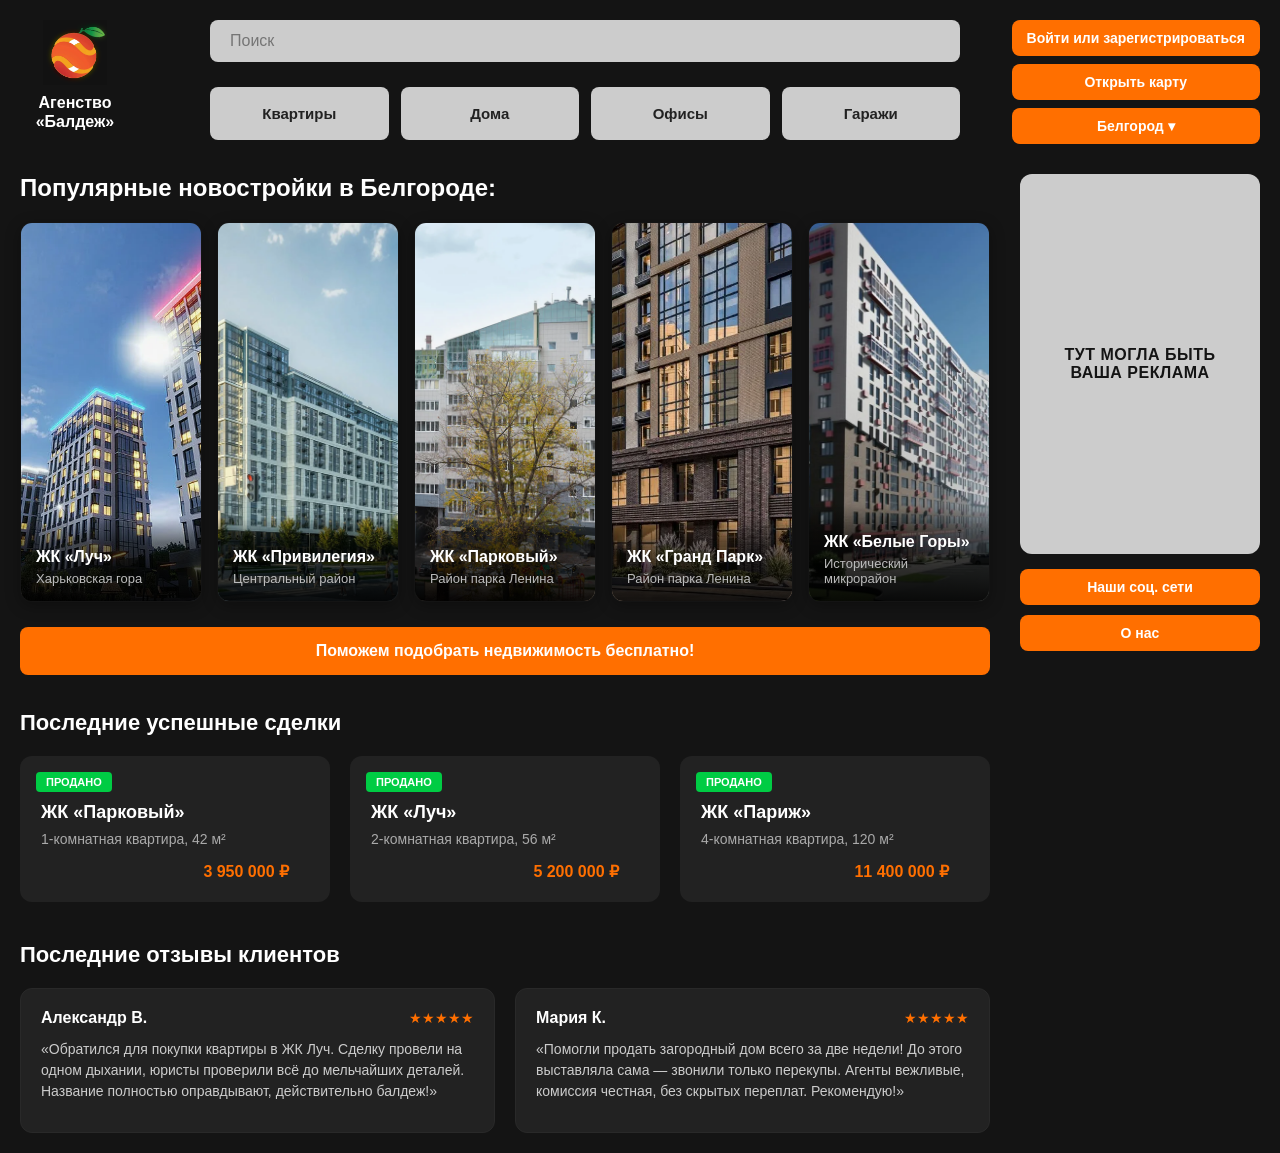
<file: index.html>
<!DOCTYPE html>
<html lang="ru">
<head>
    <meta charset="UTF-8">
    <meta name="viewport" content="width=device-width, initial-scale=1.0">
    <title>Агентство Балдеж</title>
    <link rel="stylesheet" href="style.css">
</head>
<body>

    <div class="container">
        <header class="header">
            <div class="logo-block">
                <div class="logo-icon">
                    <img src="image/logo.png" alt="Логотип Агентства" class="logo-img">
                </div>
                <div class="logo-text">Агенство<br>«Балдеж»</div>
            </div>

            <div class="search-container">
                <input type="text" class="search-input" placeholder="Поиск">
                <div class="category-buttons">
                    <button class="cat-btn">Квартиры</button>
                    <button class="cat-btn">Дома</button>
                    <button class="cat-btn">Офисы</button>
                    <button class="cat-btn">Гаражи</button>
                </div>
            </div>

            <div class="top-actions">
                <button class="btn-orange">Войти или зарегистрироваться</button>
                <button class="btn-orange">Открыть карту</button>
                
                <div class="dropdown">
                    <button class="btn-orange dropdown-btn" id="regionBtn">Белгород ▾</button>
                    <div class="dropdown-content" id="regionDropdown">
                        <div class="dropdown-item">Белгород</div>
                        <div class="dropdown-item">Старый Оскол</div>
                        <div class="dropdown-item">Строитель</div>
                        <div class="dropdown-item">Северный</div>
                        <div class="dropdown-item">Разумное</div>
                    </div>
                </div>
            </div>
        </header>

        <main class="main-content">
            
            <div class="left-side">
                <h2 class="main-title">Популярные новостройки в Белгороде:</h2>
                
                <div class="novostroy-grid">
                    <a href="building.html?id=luch" class="building-card card-1">
                        <img src="image/1lych.png" alt="ЖК Луч" class="building-card-img">
                        <div class="card-content">
                            <h3>ЖК «Луч»</h3>
                            <p>Харьковская гора</p>
                        </div>
                    </a>
                    
                    <a href="building.html?id=privilegiya" class="building-card card-2">
                        <img src="image/2privelegiya.png" alt="ЖК Привилегия" class="building-card-img">
                        <div class="card-content">
                            <h3>ЖК «Привилегия»</h3>
                            <p>Центральный район</p>
                        </div>
                    </a>
            
                    <a href="building.html?id=parkoviy" class="building-card card-3">
                        <img src="image/3parkoviy.png" alt="ЖК Парковый" class="building-card-img">
                        <div class="card-content">
                            <h3>ЖК «Парковый»</h3>
                            <p>Район парка Ленина</p>
                        </div>
                    </a>
           
                    <a href="building.html?id=grand_park" class="building-card card-4">
                        <img src="image/4grandpark.png" alt="ЖК Гранд Парк" class="building-card-img">
                        <div class="card-content">
                            <h3>ЖК «Гранд Парк»</h3>
                            <p>Район парка Ленина</p>
                        </div>
                    </a>
         
                    <a href="building.html?id=belye_gory" class="building-card card-5">
                        <img src="image/5beliegori.png" alt="ЖК Белые Горы" class="building-card-img">
                        <div class="card-content">
                            <h3>ЖК «Белые Горы»</h3>
                            <p>Исторический микрорайон</p>
                        </div>
                    </a>
                </div>

                <a href="contact.html" class="btn-orange main-action-btn link-btn">Поможем подобрать недвижимость бесплатно!</a>

                <section class="sales-section">
                    <h2 class="section-title">Последние успешные сделки</h2>
                    <div class="sales-grid">
                        <div class="sale-card">
                            <div class="sale-badge">Продано</div>
                            <div class="sale-info">
                                <h3>ЖК «Парковый»</h3>
                                <p class="sale-desc">1-комнатная квартира, 42 м²</p>
                                <div class="sale-price">3 950 000 ₽</div>
                            </div>
                        </div>
                        <div class="sale-card">
                            <div class="sale-badge">Продано</div>
                            <div class="sale-info">
                                <h3>ЖК «Луч»</h3>
                                <p class="sale-desc">2-комнатная квартира, 56 м²</p>
                                <div class="sale-price">5 200 000 ₽</div>
                            </div>
                        </div>
                        <div class="sale-card">
                            <div class="sale-badge">Продано</div>
                            <div class="sale-info">
                                <h3>ЖК «Париж»</h3>
                                <p class="sale-desc">4-комнатная квартира, 120 м²</p>
                                <div class="sale-price">11 400 000 ₽</div>
                            </div>
                        </div>
                    </div>
                </section>

                <section class="reviews-section">
                    <h2 class="section-title">Последние отзывы клиентов</h2>
                    <div class="reviews-grid">
                        
                        <div class="review-card">
                            <div class="review-header">
                                <span class="review-author">Александр В.</span>
                                <span class="review-stars">★★★★★</span>
                            </div>
                            <p class="review-text">«Обратился для покупки квартиры в ЖК Луч. Сделку провели на одном дыхании, юристы проверили всё до мельчайших деталей. Название полностью оправдывают, действительно балдеж!»</p>
                        </div>

                        <div class="review-card">
                            <div class="review-header">
                                <span class="review-author">Мария К.</span>
                                <span class="review-stars">★★★★★</span>
                            </div>
                            <p class="review-text">«Помогли продать загородный дом всего за две недели! До этого выставляла сама — звонили только перекупы. Агенты вежливые, комиссия честная, без скрытых переплат. Рекомендую!»</p>
                        </div>

                    </div>
                </section>
                
            </div> 

            <aside class="sidebar">
                <div class="sidebar-placeholder">
                    <div class="adv-text">Тут могла быть ваша реклама</div>
                </div>
                <div class="sidebar-actions">
                    <button class="btn-orange">Наши соц. сети</button>
                    <a href="about.html" class="btn-orange link-btn">О нас</a>
                </div>
            </aside>

        </main>
    </div>

    <script>
        var regionBtn = document.getElementById('regionBtn');
        var regionDropdown = document.getElementById('regionDropdown');

        if (regionBtn && regionDropdown) {
            regionBtn.addEventListener('click', function(e) {
                e.stopPropagation();
                regionDropdown.classList.toggle('show');
            });
            var dropdownItems = regionDropdown.querySelectorAll('.dropdown-item');
            for (var i = 0; i < dropdownItems.length; i++) {
                dropdownItems[i].addEventListener('click', function(e) {
                    var selectedCity = e.target.textContent;
                    regionBtn.textContent = selectedCity + ' ▾';
                    regionDropdown.classList.remove('show');
                });
            }

            document.addEventListener('click', function() {
                regionDropdown.classList.remove('show');
            });
        }

        var categoryButtons = document.querySelectorAll('.cat-btn');
        for (var k = 0; k < categoryButtons.length; k++) {
            categoryButtons[k].addEventListener('click', function() {
                var categoryName = this.textContent.trim();
                window.location.href = 'lots.html?cat=' + encodeURIComponent(categoryName);
            });
        }
    </script>
</body>
</html>
</file>
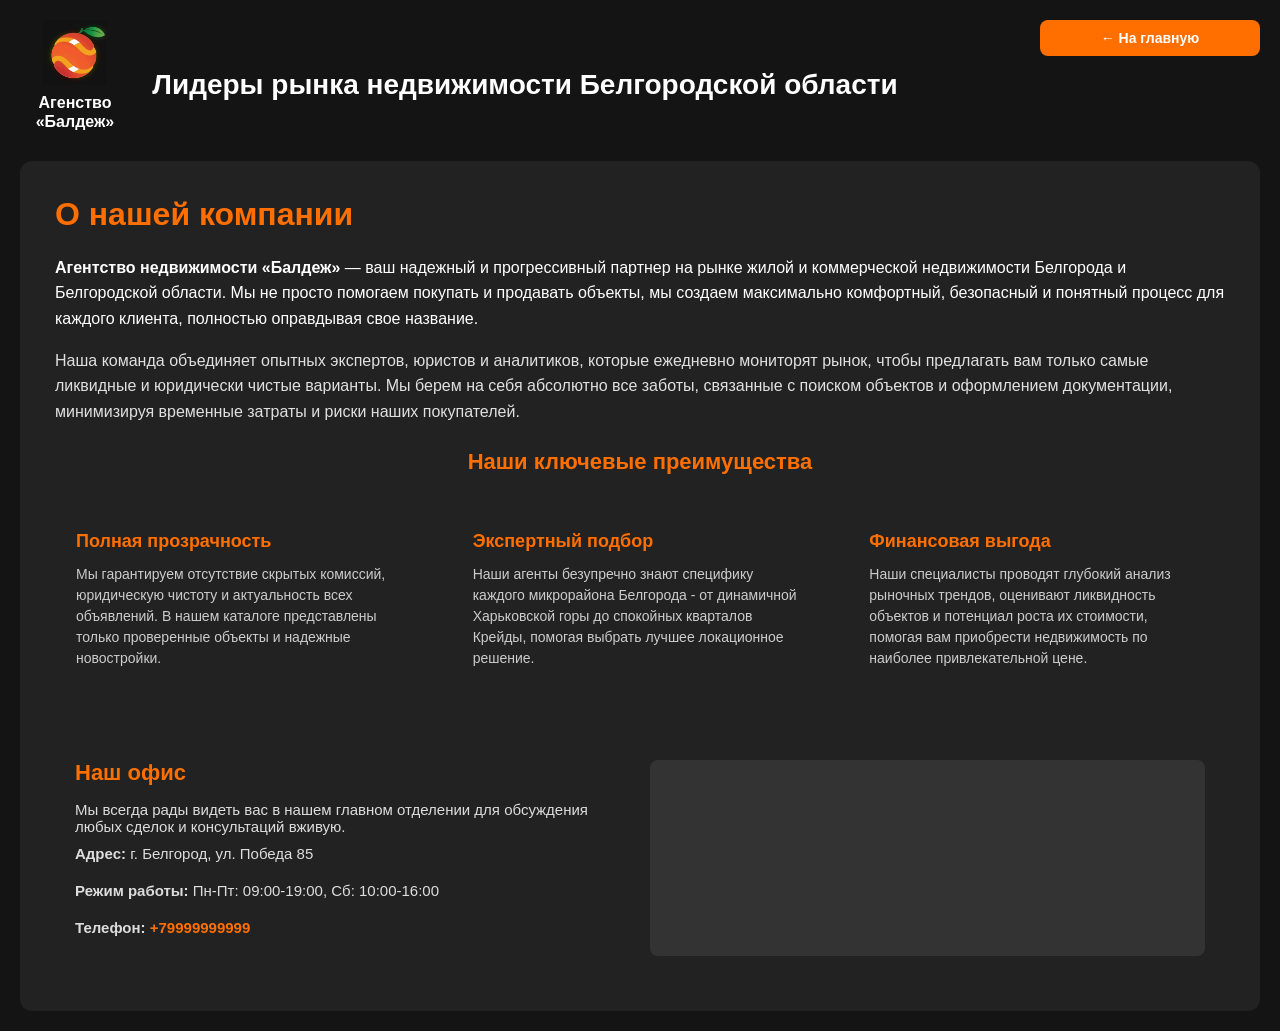
<file: about.html>
<!DOCTYPE html>
<html lang="ru">
<head>
    <meta charset="UTF-8">
    <meta name="viewport" content="width=device-width, initial-scale=1.0">
    <title>О нас - Агенство Балдеж</title>
    <link rel="stylesheet" href="style.css">
</head>
<body>

    <div class="container">
        <header class="header">
            <div class="logo-block">
                <div class="logo-icon">
                    <img src="image/logo.png" alt="Логотип Агентства" class="logo-img">
                </div>
                <div class="logo-text">Агенство<br>«Балдеж»</div>
            </div>

            <div style="flex-grow: 1; max-width: 750px; display: flex; justify-content: center; align-self: center; padding-top: 20px;">
                <h2 style="margin: 0; font-weight: bold; font-size: 28px; text-align: center; color: #ffffff; line-height: 1.3;">
                    Лидеры рынка недвижимости Белгородской области
                </h2>
            </div>

            <div class="top-actions">
                <a href="index.html" class="btn-orange link-btn">← На главную</a>
            </div>
        </header>

        <main class="main-content">
            <div class="about-block">
                <h1>О нашей компании</h1>
                
                <div class="about-quote">
                    <strong>Агентство недвижимости «Балдеж»</strong> — ваш надежный и прогрессивный партнер на рынке жилой и коммерческой недвижимости Белгорода и Белгородской области. Мы не просто помогаем покупать и продавать объекты, мы создаем максимально комфортный, безопасный и понятный процесс для каждого клиента, полностью оправдывая свое название.
                </div>

                <p class="about-text">
                    Наша команда объединяет опытных экспертов, юристов и аналитиков, которые ежедневно мониторят рынок, чтобы предлагать вам только самые ликвидные и юридически чистые варианты. Мы берем на себя абсолютно все заботы, связанные с поиском объектов и оформлением документации, минимизируя временные затраты и риски наших покупателей.
                </p>

                <h2>Наши ключевые преимущества</h2>
                
                <div class="features-grid">
                    <div class="feature-card">
                        <h3>Полная прозрачность</h3>
                        <p>Мы гарантируем отсутствие скрытых комиссий, юридическую чистоту и актуальность всех объявлений. В нашем каталоге представлены только проверенные объекты и надежные новостройки.</p>
                    </div>
                    <div class="feature-card">
                        <h3>Экспертный подбор</h3>
                        <p>Наши агенты безупречно знают специфику каждого микрорайона Белгорода - от динамичной Харьковской горы до спокойных кварталов Крейды, помогая выбрать лучшее локационное решение.</p>
                    </div>
                    <div class="feature-card">
                        <h3>Финансовая выгода</h3>
                        <p>Наши специалисты проводят глубокий анализ рыночных трендов, оценивают ликвидность объектов и потенциал роста их стоимости, помогая вам приобрести недвижимость по наиболее привлекательной цене.</p>
                    </div>
                </div>

                <div class="office-container" style="margin-top: 40px;">
                    <div class="office-info">
                        <h3>Наш офис</h3>
                        <p class="office-text">Мы всегда рады видеть вас в нашем главном отделении для обсуждения любых сделок и консультаций вживую.</p>
                        
                        <div class="office-item">
                            <p class="office-text"><strong>Адрес:</strong> г. Белгород, ул. Победа 85</p>
                        </div>
                        <div class="office-item">
                            <p class="office-text"><strong>Режим работы:</strong> Пн-Пт: 09:00-19:00, Сб: 10:00-16:00</p>
                        </div>
                        <div class="office-item">
                            <p class="office-text"><strong>Телефон:</strong> <a href="tel:+79999999999" class="contact-phone-link">+79999999999</a></p>
                        </div>
                    </div>
                    <div class="office-map">
                        <iframe 
                        src="https://www.google.com/maps/embed?pb=!1m18!1m12!1m3!1d2532.748135898394!2d36.568472499999995!3d50.5946114!2m3!1f0!2f0!3f0!3m2!1i1024!2i768!4f13.1!3m3!1m2!1s0x41266af77eb63d03%3A0xe54d39f7ee33f07a!2z0J3QmNCjICLQkdC10LvQk9CjIg==!5e0!3m2!1sru!2sru!4v1710000000000!5m2!1sru!2sru" 
                        width="100%" 
                        height="100%" 
                        style="border:0; border-radius: 12px;" 
                        allowfullscreen="" 
                        loading="lazy" 
                        referrerpolicy="no-referrer-when-downgrade">
                        </iframe>
                    </div>
                </div>

            </div>
        </main>
    </div>

</body>
</html>
</file>
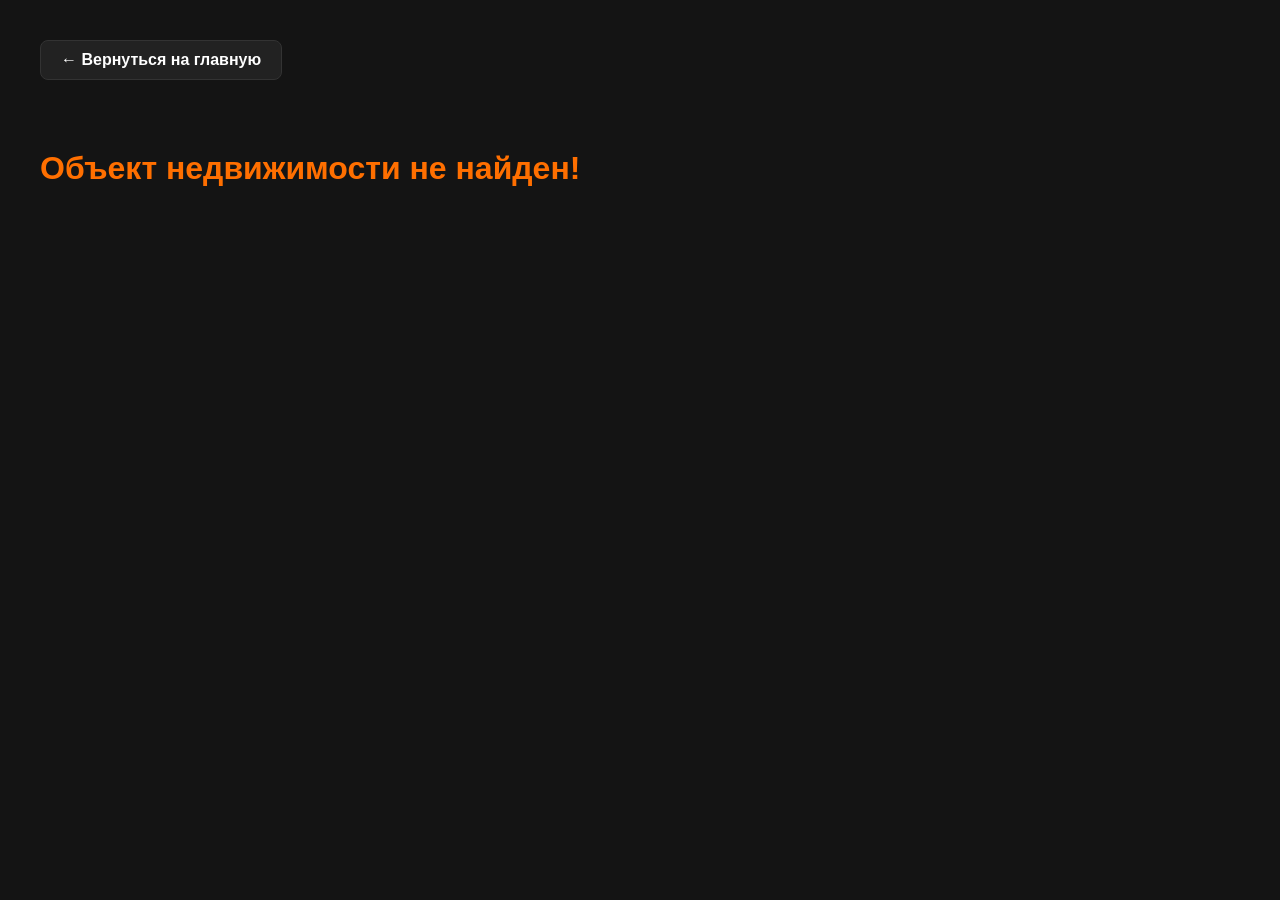
<file: building.html>
<!DOCTYPE html>
<html lang="ru">
<head>
    <meta charset="UTF-8">
    <meta name="viewport" content="width=device-width, initial-scale=1.0">
    <title>Информация о ЖК — Агентство «Балдеж»</title>
    <link rel="stylesheet" href="style.css">
    <style>
        .container-jk { max-width: 1200px; margin: 0 auto; padding: 40px 20px; color: #fff; }
        
        .back-btn-jk { 
            display: inline-block; 
            padding: 10px 20px; 
            background: #222; 
            color: #fff; 
            text-decoration: none; 
            border-radius: 8px; 
            margin-bottom: 30px; 
            font-weight: bold;
            border: 1px solid #333;
            transition: 0.3s; 
        }
        .back-btn-jk:hover { background: #ff6f00; border-color: #ff6f00; }
        
        .main-info-jk { display: flex; gap: 40px; margin-bottom: 50px; align-items: center; }
        .info-img-jk { flex: 1; max-height: 450px; object-fit: cover; border-radius: 15px; box-shadow: 0 4px 20px rgba(0,0,0,0.5); }
        .info-text-jk { flex: 1; }
        .info-text-jk h1 { font-size: 2.8rem; margin: 0 0 10px 0; color: #fff; }
        .info-text-jk .district-jk { color: #ff6f00; font-size: 1.3rem; margin-bottom: 20px; font-weight: bold; }
        .info-text-jk .description-jk { line-height: 1.7; color: #ccc; font-size: 1.05rem; }

        .lots-table-jk { width: 100%; border-collapse: collapse; background: #1a1a1a; border-radius: 12px; overflow: hidden; margin-top: 20px; }
        .lots-table-jk th, .lots-table-jk td { padding: 18px 20px; text-align: left; }
        .lots-table-jk th { background: #262626; color: #aaa; font-weight: 600; text-transform: uppercase; font-size: 0.85rem; letter-spacing: 0.5px; }
        .lots-table-jk tr { border-bottom: 1px solid #2b2b2b; transition: 0.2s; }
        .lots-table-jk tr:hover { background: #222; }
        .lots-table-jk tr:last-child { border-bottom: none; }
        
        .buy-btn-jk { display: inline-block; padding: 10px 20px; background: #ff6f00; color: #fff; text-decoration: none; border-radius: 6px; font-weight: bold; transition: 0.2s; text-align: center;}
        .buy-btn-jk:hover { background: #e65c00; transform: translateY(-2px); }
    </style>
</head>
<body>

    <div class="container-jk">
        <a href="index.html" class="back-btn-jk">← Назад на главную</a>

        <div class="main-info-jk">
            <img id="jk-image" src="" alt="" class="info-img-jk">
            <div class="info-text-jk">
                <h1 id="jk-title">Загрузка...</h1>
                <div id="jk-district" class="district-jk"></div>
                <p id="jk-description" class="description-jk"></p>
            </div>
        </div>

        <div class="lots-section">
            <h2 class="section-title">Доступные лоты квартир в этом ЖК</h2>
            <table class="lots-table-jk">
                <thead>
                    <tr>
                        <th>Тип жилья</th>
                        <th>Площадь</th>
                        <th>Этаж</th>
                        <th>Стоимость</th>
                        <th>Действие</th>
                    </tr>
                </thead>
                <tbody id="lots-container">
                    </tbody>
            </table>
        </div>
    </div>

    <script src="building.js"></script>
</body>
</html>
</file>
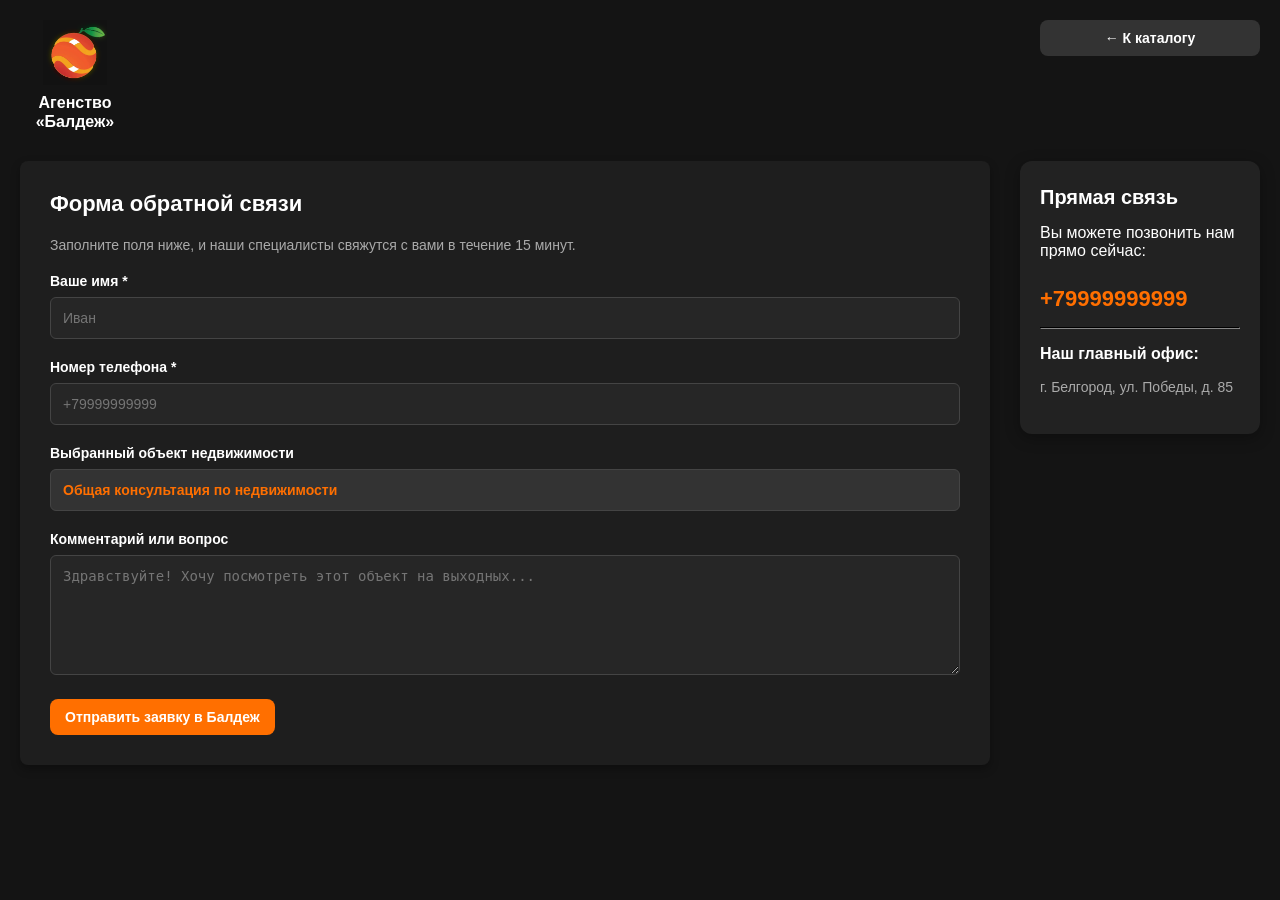
<file: contact.html>
<!DOCTYPE html>
<html lang="ru">
<head>
    <meta charset="UTF-8">
    <meta name="viewport" content="width=device-width, initial-scale=1.0">
    <title>Связаться с нами — Агентство Балдеж</title>
    <link rel="stylesheet" href="style.css">
</head>
<body>

    <div class="container">
        <header class="header">
            <div class="logo-block">
                <div class="logo-icon">
                <img src="image/logo.png" alt="Логотип Агентства" class="logo-img">
                </div>
                <div class="logo-text">Агенство<br>«Балдеж»</div>
            </div>

            <div class="top-actions">
                <a href="lots.html" class="btn-orange link-btn" style="background-color: #333;">← К каталогу</a>
            </div>
        </header>

        <main class="main-content">
            
            <div class="left-side">
                <section class="form-section">
                    <h2 class="section-title">Форма обратной связи</h2>
                    <p style="color: #aaa; margin-bottom: 20px; font-size: 14px;">
                        Заполните поля ниже, и наши специалисты свяжутся с вами в течение 15 минут.
                    </p>

                    <form id="feedbackForm">
                        <div class="form-group">
                            <label class="form-label">Ваше имя *</label>
                            <input type="text" class="form-input-field" placeholder="Иван" required>
                        </div>

                        <div class="form-group">
                            <label class="form-label">Номер телефона *</label>
                            <input type="tel" class="form-input-field" placeholder="+79999999999" required>
                        </div>

                        <div class="form-group">
                            <label class="form-label">Выбранный объект недвижимости</label>
                            <input type="text" id="lotSubject" class="form-input-field" style="background-color: #333; color: #ff6f00; font-weight: bold;" readonly>
                        </div>

                        <div class="form-group">
                            <label class="form-label">Комментарий или вопрос</label>
                            <textarea class="form-textarea-field" rows="4" placeholder="Здравствуйте! Хочу посмотреть этот объект на выходных..."></textarea>
                        </div>

                        <button type="submit" class="btn-orange submit-form-btn">Отправить заявку в Балдеж</button>
                    </form>
                </section>
            </div>

            <aside class="sidebar" style="height: auto;">
                <div class="contact-card">
                    <h3>Прямая связь</h3>
                    <p style="margin-top: 15px;">Вы можете позвонить нам прямо сейчас:</p>
                    <a href="tel:+74722301211" class="contact-phone-link"> +79999999999</a>
                    
                    <hr style="border-color: #333; margin: 15px 0;">
                    
                    <p><strong>Наш главный офис:</strong></p>
                    <p style="color: #aaa; font-size: 14px; margin-top: 5px;">
                        г. Белгород, ул. Победы, д. 85
                    </p>
                </div>
            </aside>

        </main>
    </div>

    <script>
        var urlParams = new URLSearchParams(window.location.search);
        var chosenLot = urlParams.get('lot');
        
        var lotInputField = document.getElementById('lotSubject');

        if (chosenLot && lotInputField) {
            lotInputField.value = chosenLot;
        } else if (lotInputField) {
            lotInputField.value = 'Общая консультация по недвижимости';
        }
    </script>
</body>
</html>
</file>
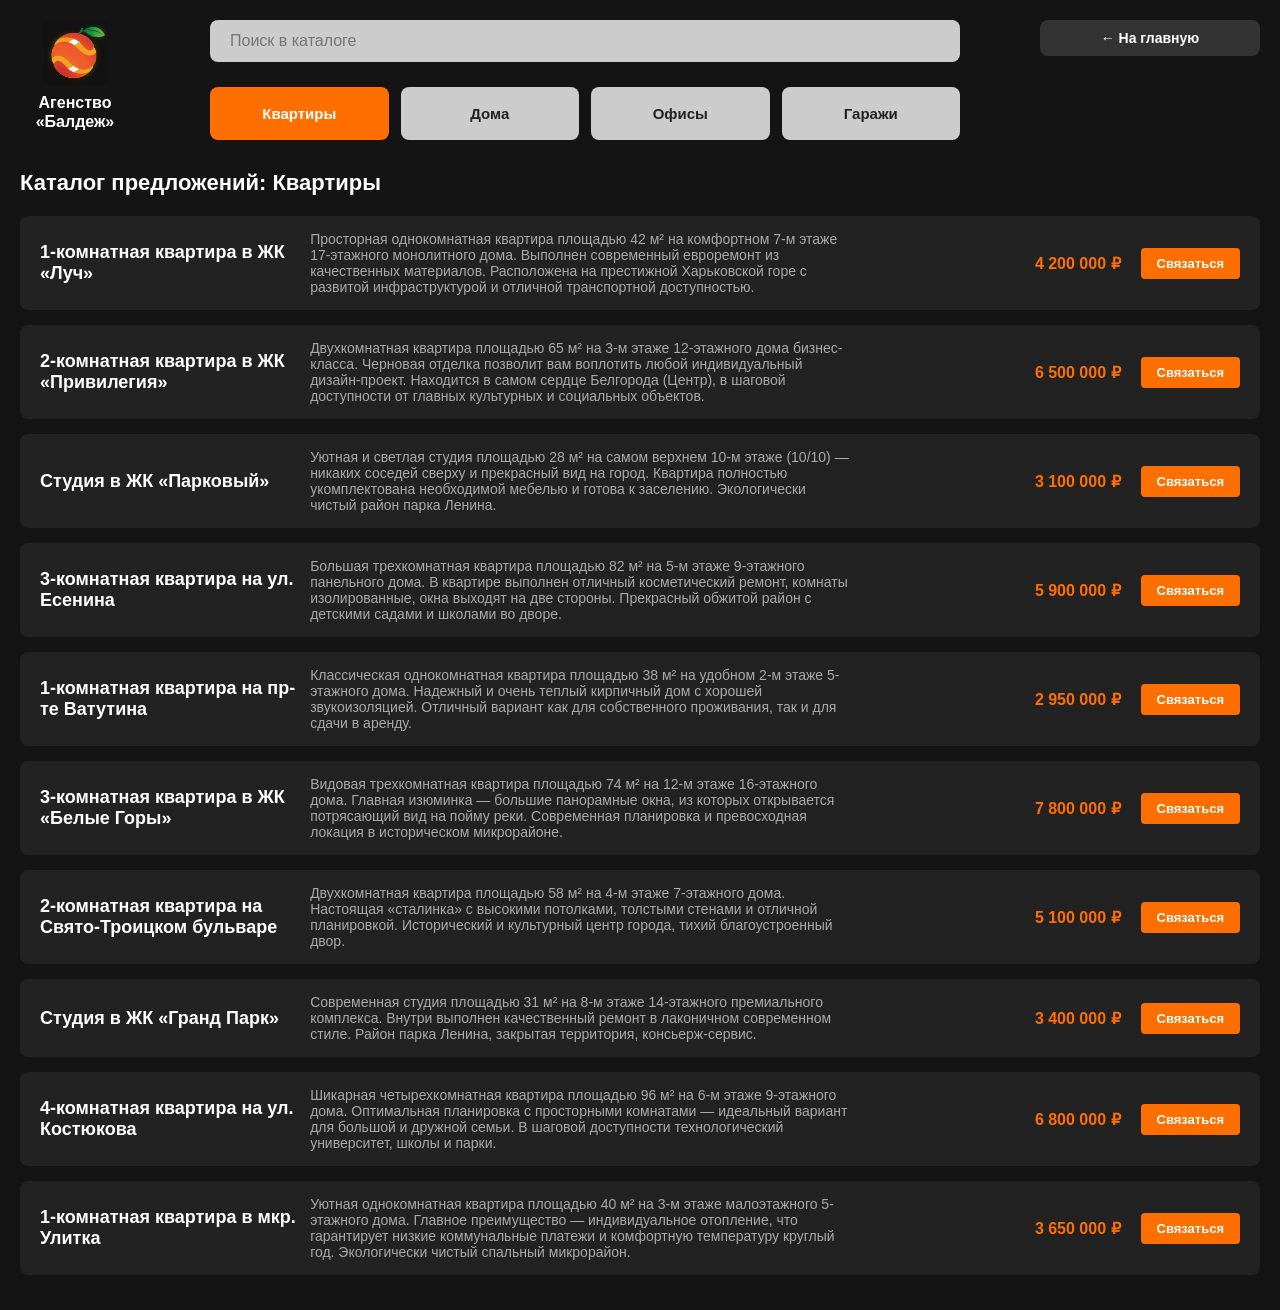
<file: lots.html>
<!DOCTYPE html>
<html lang="ru">
<head>
    <meta charset="UTF-8">
    <meta name="viewport" content="width=device-width, initial-scale=1.0">
    <title>Каталог предложений — Агентство Балдеж</title>
    <link rel="stylesheet" href="style.css">
</head>
<body>

    <div class="container">
        <header class="header">
            <div class="logo-block">
                <div class="logo-icon">
                <img src="image/logo.png" alt="Логотип Агентства" class="logo-img">
                </div>
                <div class="logo-text">Агенство<br>«Балдеж»</div>
            </div>

            <div class="search-container">
                <input type="text" class="search-input" placeholder="Поиск в каталоге">
                <div class="category-buttons">
                    <button class="cat-btn" id="btn-flat">Квартиры</button>
                    <button class="cat-btn" id="btn-house">Дома</button>
                    <button class="cat-btn" id="btn-office">Офисы</button>
                    <button class="cat-btn" id="btn-garage">Гаражи</button>
                </div>
            </div>

            <div class="top-actions">
                <a href="index.html" class="btn-orange link-btn" style="background-color: #333;">← На главную</a>
            </div>
        </header>

        <main class="main-content">
            <div class="left-side">
                
                <section class="lots-section" style="margin-top: 0;">
                    <h2 class="section-title" id="lotsTitle">Загрузка предложений...</h2>
                    <div class="lots-list" id="lotsContainer">
                        </div>
                </section>

            </div>
        </main>
    </div>

    <script>
        function goToContactPage(lotName) {
            window.location.href = 'contact.html?lot=' + encodeURIComponent(lotName);
        }

        function renderLots(categoryName) {
            var container = document.getElementById('lotsContainer');
            var title = document.getElementById('lotsTitle');
            
            title.textContent = 'Каталог предложений: ' + categoryName;
            container.innerHTML = '';
            
            var targetData = [];
            
if (categoryName === 'Квартиры') {
    targetData = [
        { 
            name: '1-комнатная квартира в ЖК «Луч»', 
            details: 'Просторная однокомнатная квартира площадью 42 м² на комфортном 7-м этаже 17-этажного монолитного дома. Выполнен современный евроремонт из качественных материалов. Расположена на престижной Харьковской горе с развитой инфраструктурой и отличной транспортной доступностью.', 
            price: '4 200 000 ₽' 
        },
        { 
            name: '2-комнатная квартира в ЖК «Привилегия»', 
            details: 'Двухкомнатная квартира площадью 65 м² на 3-м этаже 12-этажного дома бизнес-класса. Черновая отделка позволит вам воплотить любой индивидуальный дизайн-проект. Находится в самом сердце Белгорода (Центр), в шаговой доступности от главных культурных и социальных объектов.', 
            price: '6 500 000 ₽' 
        },
        { 
            name: 'Студия в ЖК «Парковый»', 
            details: 'Уютная и светлая студия площадью 28 м² на самом верхнем 10-м этаже (10/10) — никаких соседей сверху и прекрасный вид на город. Квартира полностью укомплектована необходимой мебелью и готова к заселению. Экологически чистый район парка Ленина.', 
            price: '3 100 000 ₽' 
        },
        { 
            name: '3-комнатная квартира на ул. Есенина', 
            details: 'Большая трехкомнатная квартира площадью 82 м² на 5-м этаже 9-этажного панельного дома. В квартире выполнен отличный косметический ремонт, комнаты изолированные, окна выходят на две стороны. Прекрасный обжитой район с детскими садами и школами во дворе.', 
            price: '5 900 000 ₽' 
        },
        { 
            name: '1-комнатная квартира на пр-те Ватутина', 
            details: 'Классическая однокомнатная квартира площадью 38 м² на удобном 2-м этаже 5-этажного дома. Надежный и очень теплый кирпичный дом с хорошей звукоизоляцией. Отличный вариант как для собственного проживания, так и для сдачи в аренду.', 
            price: '2 950 000 ₽' 
        },
        { 
            name: '3-комнатная квартира в ЖК «Белые Горы»', 
            details: 'Видовая трехкомнатная квартира площадью 74 м² на 12-м этаже 16-этажного дома. Главная изюминка — большие панорамные окна, из которых открывается потрясающий вид на пойму реки. Современная планировка и превосходная локация в историческом микрорайоне.', 
            price: '7 800 000 ₽' 
        },
        { 
            name: '2-комнатная квартира на Свято-Троицком бульваре', 
            details: 'Двухкомнатная квартира площадью 58 м² на 4-м этаже 7-этажного дома. Настоящая «сталинка» с высокими потолками, толстыми стенами и отличной планировкой. Исторический и культурный центр города, тихий благоустроенный двор.', 
            price: '5 100 000 ₽' 
        },
        { 
            name: 'Студия в ЖК «Гранд Парк»', 
            details: 'Современная студия площадью 31 м² на 8-м этаже 14-этажного премиального комплекса. Внутри выполнен качественный ремонт в лаконичном современном стиле. Район парка Ленина, закрытая территория, консьерж-сервис.', 
            price: '3 400 000 ₽' 
        },
        { 
            name: '4-комнатная квартира на ул. Костюкова', 
            details: 'Шикарная четырехкомнатная квартира площадью 96 м² на 6-м этаже 9-этажного дома. Оптимальная планировка с просторными комнатами — идеальный вариант для большой и дружной семьи. В шаговой доступности технологический университет, школы и парки.', 
            price: '6 800 000 ₽' 
        },
        { 
            name: '1-комнатная квартира в мкр. Улитка', 
            details: 'Уютная однокомнатная квартира площадью 40 м² на 3-м этаже малоэтажного 5-этажного дома. Главное преимущество — индивидуальное отопление, что гарантирует низкие коммунальные платежи и комфортную температуру круглый год. Экологически чистый спальный микрорайон.', 
            price: '3 650 000 ₽' 
        }
    ];
} else if (categoryName === 'Дома') {
    targetData = [
        { 
            name: 'Современный коттедж в пос. Дубовое', 
            details: 'Двухэтажный современный коттедж общей площадью 140 м² на благоустроенном участке 8 соток. В дом заведены и подключены все центральные коммуникации (газ, свет, вода, канализация). Престижный пригород Белгорода с развитой инфраструктурой.', 
            price: '9 300 000 ₽' 
        },
        { 
            name: 'Уютный таунхаус в мкр. Улитка', 
            details: 'Комфортабельный двухэтажный таунхаус площадью 110 м² с небольшим личным участком 3 сотки. Внутри выполнена качественная чистовая отделка, стены выровнены под покраску или обои, разведена электрика. Современный европейский формат жилья.', 
            price: '7 150 000 ₽' 
        },
        { 
            name: 'Дачный дом в СНТ «Фазаны»', 
            details: 'Небольшой, но крепкий дачный дом площадью 45 м² на разработанном участке 6 соток. Электричество подключено и подается круглый год, на участке имеется сезонный водопровод для полива. Тихое и живописное место для летнего отдыха.', 
            price: '1 200 000 ₽' 
        },
        { 
            name: 'Коттедж в пос. Таврово-4', 
            details: 'Капитальный просторный коттедж площадью 180 м² на ровном участке 10 соток. Дом подготовлен под чистовую отделку (стены оштукатурены, выполнена стяжка пола). Предусмотрен встроенный теплый гараж, рассчитанный на 2 автомобиля.', 
            price: '11 500 000 ₽' 
        },
        { 
            name: 'Дом в пос. Разумное', 
            details: 'Добротный жилой дом площадью 120 м² на огромном участке 15 соток. На территории высажен ухоженный плодоносящий сад, весь периметр огорожен прочным кирпичным забором. Все коммуникации в доме, отличное жилое состояние.', 
            price: '6 800 000 ₽' 
        },
        { 
            name: 'Двухэтажный дом в пос. Майский', 
            details: 'Просторный дом площадью 160 м² для загородной жизни на участке 12 соток. Помимо жилого дома, на участке полностью возведены и функционируют бревенчатая баня и уютная беседка для отдыха. Все коммуникации центральные.', 
            price: '8 900 000 ₽' 
        },
        { 
            name: 'Элитный коттедж в пос. Новосадовый', 
            details: 'Роскошный загородный особняк площадью 200 м² на участке 10 соток. Внутри выполнен эксклюзивный дизайнерский ремонт премиум-класса с использованием импортных материалов. Дом полностью меблирован и готов к премиальному комфорту.', 
            price: '14 200 000 ₽' 
        },
        { 
            name: 'Небольшой дом на ул. Везельская', 
            details: 'Уютный дом площадью 75 м² на участке 4 сотки, расположенный непосредственно в черте города. Подключена центральная городская канализация и все остальные коммуникации. Отличная альтернатива городской квартире с собственным двором.', 
            price: '4 500 000 ₽' 
        },
        { 
            name: 'Дом в пос. Северный', 
            details: 'Современный и энергоэффективный дом площадью 130 м² на участке 7 соток. По всему первому этажу смонтирована система «теплый пол». Дом полностью готов к заселению, выполнен качественный ремонт, сантехника установлена.', 
            price: '5 950 000 ₽' 
        },
        { 
            name: 'Загородная усадьба в пос. Соломино', 
            details: 'Эксклюзивная усадьба площадью 250 м² на шикарном участке 20 соток в экологической зоне. Из окон и с территории открывается великолепный панорамный вид на Белгородское водохранилище. Высокое качество строительства, приватность и статус.', 
            price: '22 000 000 ₽' 
        }
    ];
} else if (categoryName === 'Офисы') {
    targetData = [
        { 
            name: 'Офисное помещение на Гражданском проспекте', 
            details: 'Готовый офис площадью 52 м² на самом проходном 2-м этаже коммерческого здания. Установлена мощная система кондиционирования воздуха. Перед зданием предусмотрена большая общая парковка для сотрудников и клиентов.', 
            price: '4 800 000 ₽' 
        },
        { 
            name: 'Торговая площадь на ул. Богдана Хмельницкого', 
            details: 'Коммерческое помещение площадью 90 м² на 1-м этаже с прямым выходом на первую линию улицы. Оборудован отдельный презентабельный вход, огромные витринные окна, гарантирован сверхинтенсивный пешеходный и автомобильный трафик.', 
            price: '9 500 000 ₽' 
        },
        { 
            name: 'Небольшой кабинет на ул. Попова', 
            details: 'Компактный и функциональный рабочий кабинет площадью 18 м² на 3-м этаже. Помещение расположено в современном охраняемом офисном центре. Прекрасный стартовый вариант для малого бизнеса или частной практики.', 
            price: '1 100 000 ₽' 
        },
        { 
            name: 'Офисный блок на ул. Щорса', 
            details: 'Просторный рабочий блок площадью 120 м² с удобной кабинетной системой планировки. Подключен высокоскоростной интернет (оптоволокно), разводка локальной сети. Идеально подойдет под филиал банка, IT-компанию или представительство.', 
            price: '7 200 000 ₽' 
        },
        { 
            name: 'Помещение свободного назначения на ул. Губкина', 
            details: 'Многофункциональное помещение площадью 45 м² на 1-м этаже жилого дома. Локация идеально подходит под открытие парикмахерской, салона красоты, аптеки или пункта выдачи заказов. Густонаселенный спальный район.', 
            price: '3 900 000 ₽' 
        },
        { 
            name: 'Склад-офис на Белгородском проспекте', 
            details: 'Универсальное помещение площадью 150 м² на цокольном этаже. Совмещает в себе административную и складскую зоны. Организован удобный и свободный подъезд для грузового транспорта, широкие дверные проемы для разгрузки.', 
            price: '6 500 000 ₽' 
        },
        { 
            name: 'Офис в бизнес-центре на пр-те Славы', 
            details: 'Стильный представительский офис площадью 65 м² в престижном деловом центре. Выполнен качественный евроремонт, панорамное остекление. В здании действует круглосуточная профессиональная охрана и доступ по пропускам.', 
            price: '5 400 000 ₽' 
        },
        { 
            name: 'Торговый павильон на рынке «Семейный»', 
            details: 'Коммерческий павильон площадью 30 м², расположенный в одном из самых проходных рядов рынка. Объект полностью готов к работе, подключены все необходимые коммуникации, высокая покупательская способность точки.', 
            price: '1 800 000 ₽' 
        }
    ];
} else if (categoryName === 'Гаражи') {
    targetData = [
        { 
            name: 'Капитальный кирпичный гараж ГСК «Луч»', 
            details: 'Надежный кирпичный гараж площадью 24 м². Оборудован удобной смотровой ямой для ремонта автомобиля и абсолютно сухим глубоким подвалом по всему периметру строения для хранения заготовок.', 
            price: '450 000 ₽' 
        },
        { 
            name: 'Металлический гараж на Харьковской горе', 
            details: 'Металлический гараж площадью 18 м² в отличном состоянии. Внутрь официально заведено и подключено электричество, установлен счетчик. Удобный широкий въезд в любое время года.', 
            price: '130 000 ₽' 
        },
        { 
            name: 'Двухуровневый гараж в ГСК «Космос»', 
            details: 'Капитальный двухуровневый гараж общей площадью 40 м². Нижний уровень занимает полноценный подвал, а на верхнем полностью обустроена функциональная слесарная мастерская со стеллажами.', 
            price: '750 000 ₽' 
        },
        { 
            name: 'Гараж на ул. Студенческая', 
            details: 'Охраняемый гараж площадью 22 м² в составе современного кооператива. Территория находится под круглосуточным видеонаблюдением и закрыта шлагбаумом. Въезд строго по пропускам, асфальтированные проезды.', 
            price: '380 000 ₽' 
        },
        { 
            name: 'Подземный паркинг в ЖК «Привилегия»', 
            details: 'Премиальное машиноместо площадью 16 м² в подземном паркинге жилого комплекса. Паркинг полностью отапливается, работает система вентиляции. Въезд через автоматические ворота по дистанционному пульту.', 
            price: '1 200 000 ₽' 
        },
        { 
            name: 'Капитальный гараж в районе Крейды', 
            details: 'Большой блочный гараж площадью 26 м². Увеличенная высота потолков и нестандартные высокие ворота, которые проектировались специально под въезд микроавтобуса или высокого внедорожника.', 
            price: '520 000 ₽' 
        },
        { 
            name: 'Гараж в ГСК «Автомобилист»', 
            details: 'Ухоженный гараж площадью 20 м². Установлен новый электронный счетчик и полностью заменена проводка. Крыша была заново капитально перекрыта качественным технониколем в прошлом году, потеки исключены.', 
            price: '290 000 ₽' 
        },
        { 
            name: 'Металлический гараж на ул. Железнякова', 
            details: 'Стандартный металлический гараж площадью 19 м². Без смотровой ямы. Рассматривается как вариант на вывоз конструкции, так и использование на месте при оформлении долгосрочной аренды земельного участка.', 
            price: '95 000 ₽' 
        }
    ];
}

            for (var m = 0; m < targetData.length; m++) {
                var lot = targetData[m];
                var rowHtml = '<div class="lot-row">' +
                                '<div class="lot-name">' + lot.name + '</div>' +
                                '<div class="lot-details">' + lot.details + '</div>' +
                                '<div class="lot-price">' + lot.price + '</div>' +
                                '<button class="btn-orange lot-btn" onclick="goToContactPage(\'' + lot.name + '\')">Связаться</button>' +
                              '</div>';
                container.innerHTML += rowHtml;
            }

            var categoryButtons = document.querySelectorAll('.cat-btn');
            for (var j = 0; j < categoryButtons.length; j++) {
                categoryButtons[j].classList.remove('active');
                if (categoryButtons[j].textContent.trim() === categoryName) {
                    categoryButtons[j].classList.add('active');
                }
            }
        }

        var urlParams = new URLSearchParams(window.location.search);
        var currentCat = urlParams.get('cat');

        if (!currentCat) {
            currentCat = 'Квартиры';
        }

        renderLots(currentCat);

        var pageButtons = document.querySelectorAll('.cat-btn');
        for (var k = 0; k < pageButtons.length; k++) {
            pageButtons[k].addEventListener('click', function() {
                var clickedCategory = this.textContent.trim();
                renderLots(clickedCategory);
                window.history.pushState({}, '', 'lots.html?cat=' + encodeURIComponent(clickedCategory));
            });
        }
    </script>
</body>
</html>
</file>
<file: style.css>
/* основные стили*/
body {
    margin: 0;
    padding: 0;
    background-color: #141414;
    font-family: 'Segoe UI', Tahoma, Geneva, Verdana, sans-serif;
    color: #fff;
}

.container {
    max-width: 1300px;
    margin: 0 auto;
    padding: 20px;
    box-sizing: border-box;
}

/* шапка сайта и логотип */
.header {
    display: flex !important;
    justify-content: space-between !important;
    align-items: flex-start !important;
    position: static !important;
    margin-bottom: 30px;
    gap: 20px !important;
}

.logo-block {
    display: flex !important;
    flex-direction: column !important;
    align-items: center !important;
    text-align: center !important;
    gap: 8px;
    flex-shrink: 0 !important;
    width: 110px !important;
    min-width: 110px !important;
    max-width: 110px !important;
}

.logo-icon {
    width: 65px !important;
    height: 65px !important;
    display: flex !important;
    align-items: center !important;
    justify-content: center !important;
    overflow: hidden;
}

.logo-block img, .logo-icon img {
    width: 100% !important;
    height: 100% !important;
    object-fit: contain !important;
    display: block;
}

.logo-text {
    font-size: 16px;
    font-weight: bold;
    line-height: 1.2;
}

/* поисковик и кнопки категорий */
.search-container {
    position: static !important;
    transform: none !important;
    flex-grow: 1 !important;
    margin: 0 0 0 60px !important;
    max-width: 750px !important;
    display: flex !important;
    flex-direction: column !important;
    gap: 10px !important;
}

.search-input {
    width: 100%;
    padding: 12px 20px;
    background-color: #ccc;
    border: none;
    border-radius: 8px;
    font-size: 16px;
    color: #333;
    box-sizing: border-box;
    margin-bottom: 15px;
}

.category-buttons {
    display: flex;
    gap: 12px;
}

.cat-btn {
    flex: 1;
    padding: 18px;
    background-color: #ccc;
    border: none;
    border-radius: 8px;
    font-size: 15px;
    font-weight: bold;
    cursor: pointer;
    color: #222;
    transition: background 0.2s, transform 0.1s ease, color 0.2s;
}

.cat-btn:hover {
    background-color: #b3b3b3;
}

.cat-btn:active {
    background-color: #999;
    transform: scale(0.96);
}

.cat-btn.active {
    background-color: #ff6f00;
    color: #fff;
}

.cat-btn.active:hover {
    background-color: #e65c00;
}

/* кнопки действий */
.top-actions {
    display: flex;
    flex-direction: column;
    gap: 8px;
    min-width: 220px;
    flex-shrink: 0 !important;
    margin-left: auto !important;
}

.btn-orange {
    background-color: #ff6f00;
    color: #fff;
    border: none;
    padding: 10px 15px;
    border-radius: 8px;
    font-size: 14px;
    font-weight: bold;
    cursor: pointer;
    text-align: center;
    transition: background 0.2s, transform 0.1s ease;
}

.btn-orange:hover {
    background-color: #e65c00;
}

.btn-orange:active {
    background-color: #cc5200;
    transform: scale(0.96);
}

.dropdown {
    position: relative;
    width: 100%;
}

.dropdown-btn {
    width: 100%;
    box-sizing: border-box;
    text-align: center;
}

.dropdown-content {
    display: none;
    position: absolute;
    top: 100%;
    left: 0;
    width: 100%;
    background-color: #222;
    border: 1px solid #ff6f00;
    border-radius: 8px;
    box-shadow: 0 8px 16px rgba(0, 0, 0, 0.6);
    z-index: 100;
    margin-top: 4px;
    box-sizing: border-box;
    overflow: hidden;
}

.dropdown-content.show {
    display: flex;
    flex-direction: column;
}

.dropdown-item {
    color: #fff;
    padding: 10px 12px;
    font-size: 13px;
    font-weight: bold;
    cursor: pointer;
    text-align: left;
    transition: background-color 0.2s, color 0.2s;
}

.dropdown-item:hover {
    background-color: #ff6f00;
    color: #000;
}

/* основной контент и боковая правая панель */
.main-content {
    display: flex;
    gap: 30px;
    align-items: flex-start;
}

.left-side {
    flex: 1;
}

.sidebar {
    width: 240px;
    flex-shrink: 0;
}

.sidebar-placeholder {
    height: 380px;
    background-color: #ccc;
    border-radius: 12px;
    margin-bottom: 15px;
    display: flex;
    align-items: center;
    justify-content: center;
    padding: 20px;
    box-sizing: border-box;
}

.adv-text {
    color: #141414;
    font-size: 16px;
    font-weight: bold;
    text-align: center;
    text-transform: uppercase;
    letter-spacing: 0.5px;
}

.sidebar-actions {
    display: flex;
    flex-direction: column;
    gap: 10px;
}

.link-btn {
    text-decoration: none;
    display: block;
    box-sizing: border-box;
}

.sidebar > div:not(.sidebar-placeholder):not(.sidebar-actions) {
    background-color: #222;
    padding: 25px 20px;
    border-radius: 12px;
    box-shadow: 0 4px 15px rgba(0, 0, 0, 0.3);
    box-sizing: border-box;
}

.sidebar h3 {
    margin: 0;
    font-size: 20px;
    font-weight: bold;
    color: #fff;
}

/* популярные жк */
.main-title {
    font-size: 24px;
    margin-top: 0;
    margin-bottom: 20px;
}

.novostroy-grid {
    display: grid;
    grid-template-columns: repeat(5, 1fr);
    gap: 15px;
    margin-bottom: 25px;
}

.building-card {
    position: relative;
    display: block;
    text-decoration: none;
    color: inherit;
    height: 380px;
    border-radius: 12px;
    overflow: hidden;
    box-shadow: 0 4px 15px rgba(0, 0, 0, 0.3);
    border: 1px solid transparent;
    box-sizing: border-box;
    transition: transform 0.3s ease, box-shadow 0.3s ease, border-color 0.3s ease;
}

.building-card:hover {
    border-color: #ff6f00;
    box-shadow: 0 10px 20px rgba(255, 111, 0, 0.25);
}

.building-card-img {
    position: absolute;
    top: 0;
    left: 0;
    width: 100%;
    height: 100%;
    object-fit: cover;
    z-index: 1;
}

.card-content {
    position: absolute;
    bottom: 0;
    left: 0;
    width: 100%;
    z-index: 2;
    box-sizing: border-box;
    padding: 30px 15px 15px;
    background: linear-gradient(to top, rgba(0, 0, 0, 0.9) 0%, rgba(0, 0, 0, 0.5) 70%, transparent 100%);
}

.card-content h3 {
    margin: 0 0 5px 0;
    font-size: 16px;
    font-weight: bold;
}

.card-content p {
    margin: 0;
    font-size: 13px;
    color: #bbb;
}

/* лоты на продажу */
.sales-section {
    margin-bottom: 35px;
}

.section-title {
    font-size: 22px;
    margin-top: 0;
    margin-bottom: 20px;
}

.sales-grid {
    display: grid;
    grid-template-columns: repeat(3, 1fr);
    gap: 20px;
}

.sale-card {
    background-color: #222;
    border-radius: 12px;
    overflow: hidden;
    position: relative;
    display: flex;
    flex-direction: column;
    border: 1px solid transparent;
    box-sizing: border-box;
    transition: transform 0.3s ease, box-shadow 0.3s ease, border-color 0.3s ease;
}

.sale-card:hover {
    border-color: #ff6f00;
    box-shadow: 0 10px 20px rgba(255, 111, 0, 0.25);
}

.sale-badge {
    position: absolute;
    top: 15px;
    left: 15px;
    background-color: #00cc44;
    color: #fff;
    padding: 4px 10px;
    font-size: 11px;
    font-weight: bold;
    border-radius: 4px;
    text-transform: uppercase;
}

.sale-info {
    padding: 45px 20px 20px;
}

.sale-info h3 {
    margin: 0 0 8px 0;
    font-size: 18px;
    font-weight: bold;
}

.sale-desc {
    color: #aaa;
    font-size: 14px;
    margin: 0 0 15px 0;
}

.sale-price {
    color: #ff6f00;
    font-weight: bold;
    font-size: 16px;
    flex: 1;
    text-align: right;
    margin-right: 20px;
}

.lot-row {
    display: flex;
    justify-content: space-between;
    align-items: center;
    background-color: #222;
    padding: 15px 20px;
    border-radius: 8px;
    margin-bottom: 15px;
}

.lot-name {
    font-size: 18px;
    font-weight: bold;
    flex: 1;
}

.lot-details {
    color: #aaa;
    font-size: 14px;
    flex: 2;
}

.lot-price {
    color: #ff6f00;
    font-weight: bold;
    font-size: 16px;
    flex: 1;
    text-align: right;
    margin-right: 20px;
}

.lot-btn {
    padding: 8px 16px;
    font-size: 13px;
    border-radius: 4px;
}

/* форма обратной связи */
.form-section {
    background-color: #1e1e1e;
    padding: 30px;
    border-radius: 8px;
    box-shadow: 0 4px 10px rgba(0, 0, 0, 0.3);
}

.form-group {
    margin-bottom: 20px;
}

.form-label {
    display: block;
    margin-bottom: 8px;
    color: #fff;
    font-size: 14px;
    font-weight: bold;
}

.form-input-field, .form-textarea-field {
    width: 100%;
    padding: 12px;
    background-color: #262626;
    border: 1px solid #444;
    border-radius: 6px;
    color: #fff;
    font-size: 14px;
    box-sizing: border-box;
}

.form-input-field:focus, .form-textarea-field:focus {
    border-color: #ff6f00;
    outline: none;
}

.form-textarea-field {
    height: 120px;
    resize: vertical;
}

.main-action-btn {
    width: 100%;
    padding: 15px;
    font-size: 16px;
    margin-bottom: 35px;
}

/* контактные данные и карта */
.contact-phone-link {
    display: inline-block;
    color: #ff6f00 !important;
    font-size: 22px;
    font-weight: bold;
    text-decoration: none !important;
    margin-top: 10px;
    transition: color 0.2s, transform 0.2s ease;
}

.contact-phone-link:hover {
    color: #e65c00 !important;
}

.office-container {
    display: flex;
    gap: 20px;
    background-color: #222;
    padding: 20px;
    border-radius: 12px;
}

.office-info {
    flex: 1;
}

.office-info h3 {
    color: #ff6f00 !important;
    font-size: 22px;
    font-weight: bold;
    margin-top: 0;
    margin-bottom: 15px;
}

.office-info .contact-phone-link {
    font-size: 15px !important;
    margin-top: 0 !important;
}

.office-text {
    font-size: 15px;
    margin: 0 0 10px 0;
    color: #ddd;
}

.office-map {
    flex: 1;
    border-radius: 8px;
    overflow: hidden;
    background-color: #333;
}

.office-item {
    display: flex;
    align-items: center;
    gap: 10px;
    margin-bottom: 10px;
}

.office-icon-orange {
    color: #ff6f00;
    font-weight: bold;
}

/* страница о нас */
.about-block {
    background-color: #222;
    padding: 35px;
    border-radius: 12px;
    width: 100%;
    box-sizing: border-box;
}

.about-block h1 {
    color: #ff6f00;
    margin-top: 0;
    font-size: 32px;
}

.about-block h2 {
    color: #ff6f00;
    font-size: 22px;
    margin-top: 25px;
    margin-bottom: 15px;
    text-align: center;
}

.about-text {
    font-size: 16px;
    line-height: 1.6;
    color: #e0e0e0;
    margin-bottom: 15px;
}

.about-quote {
    font-size: 16px;
    line-height: 1.6;
    margin-bottom: 15px;
    color: #fff;
}

.features-grid {
    display: grid;
    grid-template-columns: repeat(3, 1fr);
    gap: 20px;
    margin: 30px 0 45px 0;
}

.feature-card {
    background-color: #222;
    border: 1px solid transparent;
    padding: 25px 20px;
    border-radius: 12px;
    box-sizing: border-box;
}

.feature-card h3 {
    color: #ff6f00;
    margin-top: 0;
    margin-bottom: 12px;
    font-size: 18px;
    font-weight: bold;
}

.feature-card p {
    margin: 0;
    font-size: 14px;
    color: #ccc;
    line-height: 1.5;
}

/* отзывы клиентов */
.reviews-section {
    margin-top: 40px;
}

.reviews-grid {
    display: grid;
    grid-template-columns: repeat(2, 1fr);
    gap: 20px;
    margin-top: 20px;
}

.review-card {
    background-color: #222;
    padding: 20px;
    border-radius: 12px;
    box-sizing: border-box;
    border: 1px solid #292929;
}

.review-header {
    display: flex;
    justify-content: space-between;
    align-items: center;
    margin-bottom: 12px;
}

.review-author {
    font-weight: bold;
    font-size: 16px;
    color: #fff;
}

.review-stars {
    color: #ff6f00;
    font-size: 14px;
}

.review-text {
    font-size: 14px;
    color: #ccc;
    line-height: 1.5;
    margin: 0 0 10px 0;
}
</file>
